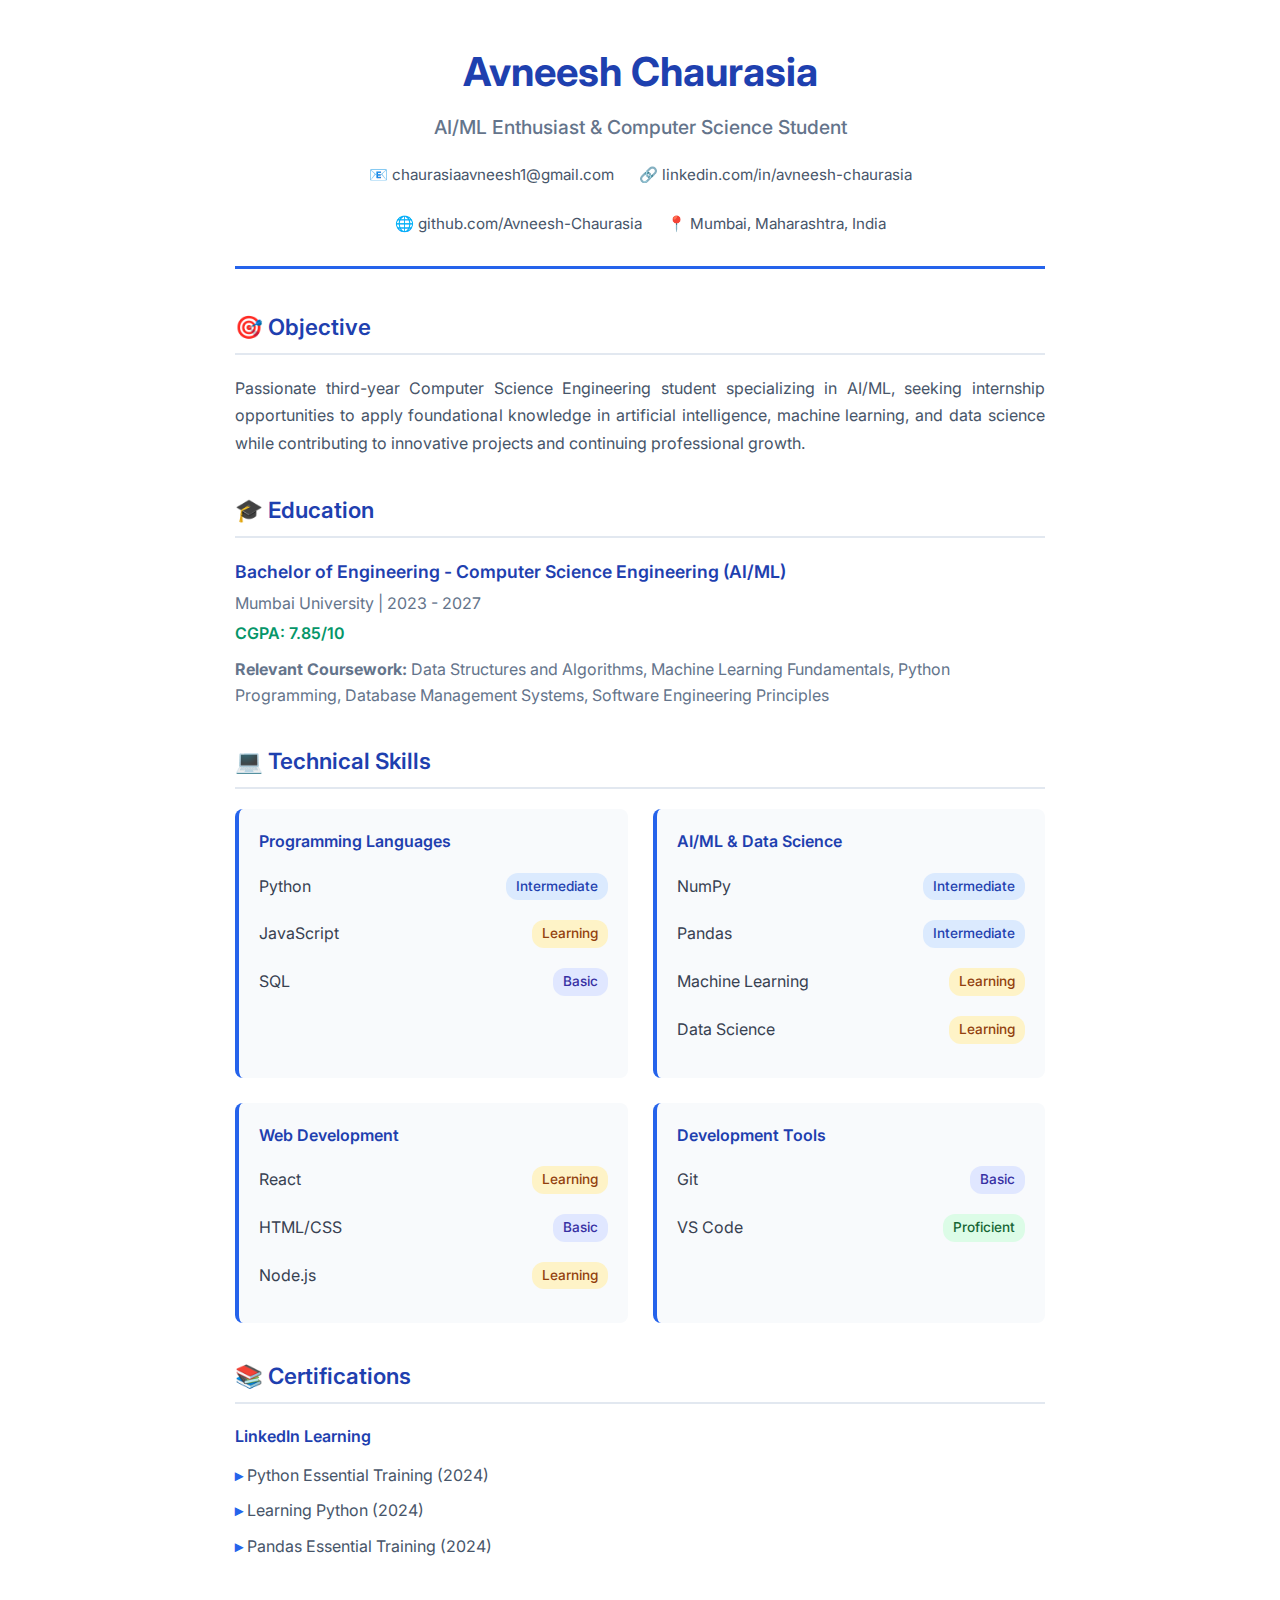
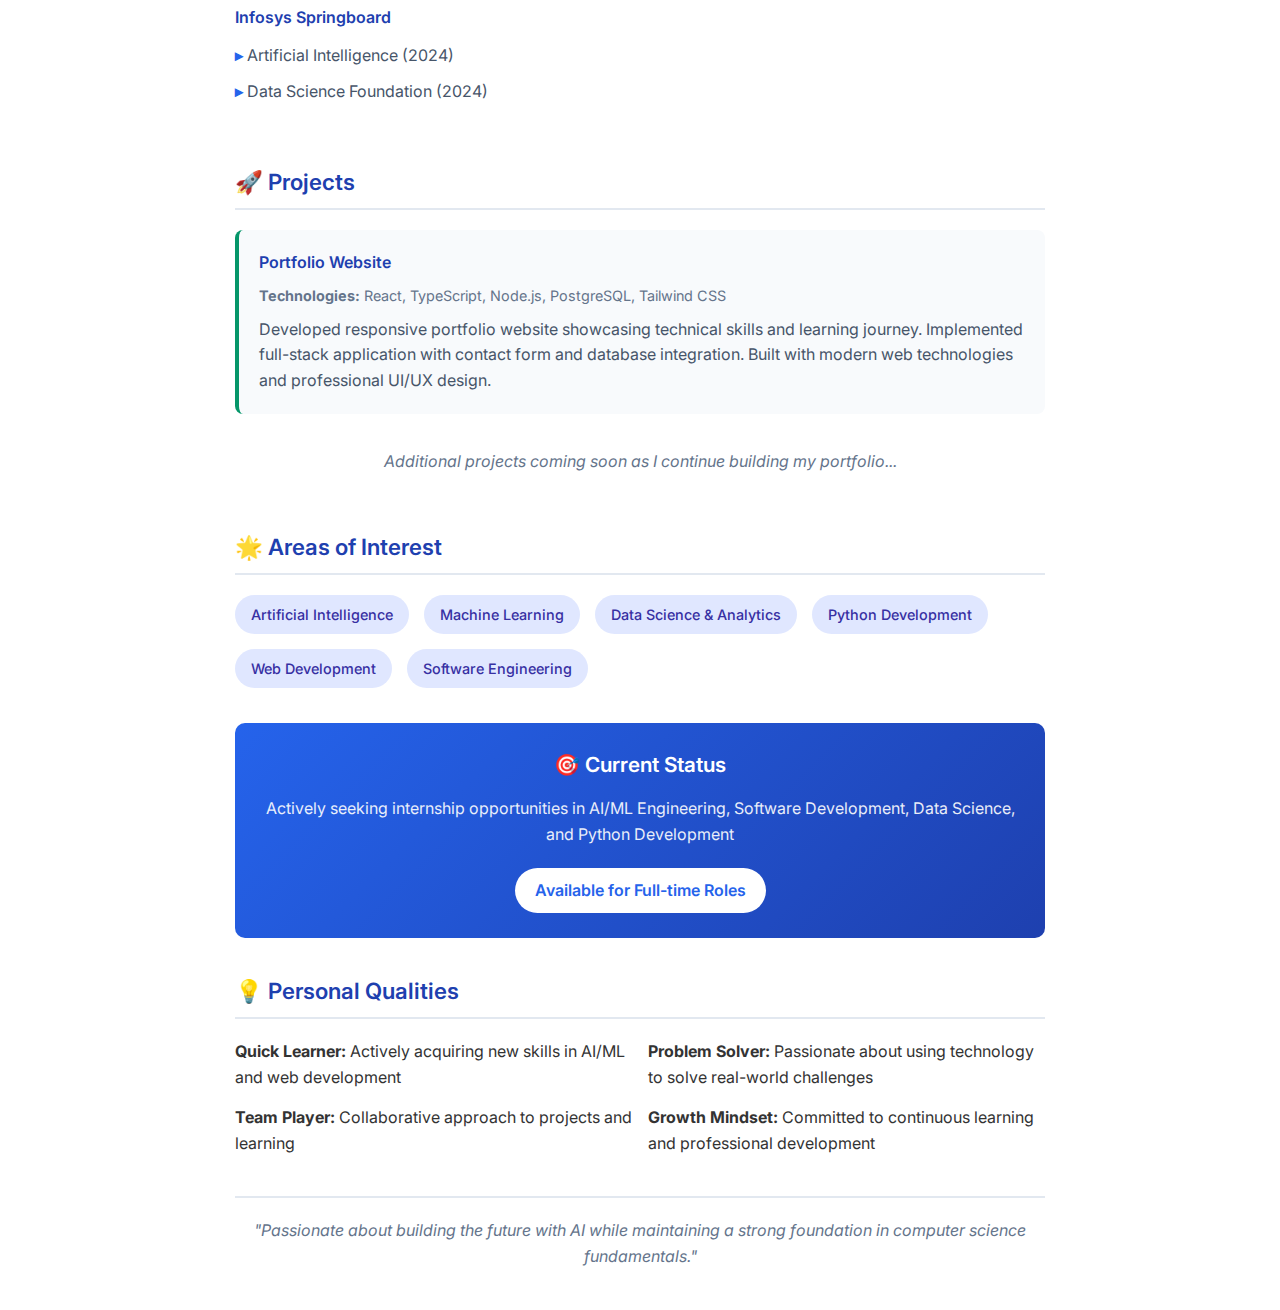
<file: HobbyHub/Avneesh_Chaurasia_Portfolio.html>
<!DOCTYPE html>
<html lang="en">
<head>
    <meta charset="UTF-8">
    <meta name="viewport" content="width=device-width, initial-scale=1.0">
    <title>Avneesh Chaurasia - Portfolio Resume</title>
    <style>
        @import url('https://fonts.googleapis.com/css2?family=Inter:wght@300;400;500;600;700&display=swap');
        
        * {
            margin: 0;
            padding: 0;
            box-sizing: border-box;
        }
        
        body {
            font-family: 'Inter', sans-serif;
            line-height: 1.6;
            color: #333;
            background: white;
            max-width: 850px;
            margin: 0 auto;
            padding: 40px 20px;
        }
        
        .header {
            text-align: center;
            margin-bottom: 40px;
            border-bottom: 3px solid #2563eb;
            padding-bottom: 30px;
        }
        
        .name {
            font-size: 2.5rem;
            font-weight: 700;
            color: #1e40af;
            margin-bottom: 8px;
        }
        
        .title {
            font-size: 1.2rem;
            color: #64748b;
            margin-bottom: 20px;
            font-weight: 500;
        }
        
        .contact-info {
            display: flex;
            justify-content: center;
            gap: 25px;
            flex-wrap: wrap;
            font-size: 0.95rem;
            color: #475569;
        }
        
        .contact-item {
            display: flex;
            align-items: center;
            gap: 5px;
        }
        
        .section {
            margin-bottom: 35px;
        }
        
        .section-title {
            font-size: 1.4rem;
            font-weight: 600;
            color: #1e40af;
            margin-bottom: 20px;
            padding-bottom: 8px;
            border-bottom: 2px solid #e2e8f0;
        }
        
        .objective {
            font-size: 1rem;
            color: #475569;
            line-height: 1.7;
            text-align: justify;
        }
        
        .education-item, .cert-item {
            margin-bottom: 20px;
        }
        
        .education-title {
            font-size: 1.1rem;
            font-weight: 600;
            color: #1e40af;
        }
        
        .education-details {
            color: #64748b;
            margin: 5px 0;
        }
        
        .cgpa {
            font-weight: 600;
            color: #059669;
        }
        
        .skills-grid {
            display: grid;
            grid-template-columns: repeat(auto-fit, minmax(300px, 1fr));
            gap: 25px;
        }
        
        .skill-category {
            background: #f8fafc;
            padding: 20px;
            border-radius: 8px;
            border-left: 4px solid #2563eb;
        }
        
        .skill-category-title {
            font-weight: 600;
            color: #1e40af;
            margin-bottom: 12px;
        }
        
        .skill-item {
            display: flex;
            justify-content: space-between;
            align-items: center;
            margin: 8px 0;
            padding: 6px 0;
        }
        
        .skill-name {
            color: #374151;
        }
        
        .skill-level {
            font-size: 0.85rem;
            padding: 3px 10px;
            border-radius: 12px;
            font-weight: 500;
        }
        
        .intermediate {
            background: #dbeafe;
            color: #1e40af;
        }
        
        .learning {
            background: #fef3c7;
            color: #92400e;
        }
        
        .basic {
            background: #e0e7ff;
            color: #3730a3;
        }
        
        .proficient {
            background: #dcfce7;
            color: #166534;
        }
        
        .cert-grid {
            display: grid;
            grid-template-columns: repeat(auto-fit, minmax(400px, 1fr));
            gap: 20px;
        }
        
        .cert-provider {
            font-weight: 600;
            color: #1e40af;
            margin-bottom: 8px;
        }
        
        .cert-list {
            list-style: none;
        }
        
        .cert-list li {
            padding: 5px 0;
            color: #475569;
        }
        
        .cert-list li:before {
            content: "▸ ";
            color: #2563eb;
            font-weight: bold;
        }
        
        .project-item {
            background: #f8fafc;
            padding: 20px;
            border-radius: 8px;
            margin-bottom: 15px;
            border-left: 4px solid #059669;
        }
        
        .project-title {
            font-weight: 600;
            color: #1e40af;
            margin-bottom: 8px;
        }
        
        .project-tech {
            font-size: 0.9rem;
            color: #64748b;
            margin-bottom: 10px;
        }
        
        .project-description {
            color: #475569;
            line-height: 1.6;
        }
        
        .interests-list {
            display: flex;
            flex-wrap: wrap;
            gap: 15px;
        }
        
        .interest-item {
            background: #e0e7ff;
            color: #3730a3;
            padding: 8px 16px;
            border-radius: 20px;
            font-size: 0.9rem;
            font-weight: 500;
        }
        
        .status-section {
            background: linear-gradient(135deg, #2563eb, #1e40af);
            color: white;
            padding: 25px;
            border-radius: 10px;
            text-align: center;
        }
        
        .status-title {
            font-size: 1.3rem;
            font-weight: 600;
            margin-bottom: 15px;
        }
        
        .status-description {
            margin-bottom: 20px;
            opacity: 0.9;
        }
        
        .availability-badge {
            background: white;
            color: #2563eb;
            padding: 10px 20px;
            border-radius: 25px;
            font-weight: 600;
            display: inline-block;
        }
        
        @media print {
            body {
                padding: 20px;
            }
            .section {
                break-inside: avoid;
            }
            .skills-grid {
                grid-template-columns: 1fr 1fr;
            }
        }
    </style>
</head>
<body>
    <div class="header">
        <h1 class="name">Avneesh Chaurasia</h1>
        <p class="title">AI/ML Enthusiast & Computer Science Student</p>
        <div class="contact-info">
            <div class="contact-item">📧 chaurasiaavneesh1@gmail.com</div>
            <div class="contact-item">🔗 linkedin.com/in/avneesh-chaurasia</div>
            <div class="contact-item">🌐 github.com/Avneesh-Chaurasia</div>
            <div class="contact-item">📍 Mumbai, Maharashtra, India</div>
        </div>
    </div>

    <div class="section">
        <h2 class="section-title">🎯 Objective</h2>
        <p class="objective">
            Passionate third-year Computer Science Engineering student specializing in AI/ML, seeking internship opportunities to apply foundational knowledge in artificial intelligence, machine learning, and data science while contributing to innovative projects and continuing professional growth.
        </p>
    </div>

    <div class="section">
        <h2 class="section-title">🎓 Education</h2>
        <div class="education-item">
            <div class="education-title">Bachelor of Engineering - Computer Science Engineering (AI/ML)</div>
            <div class="education-details">Mumbai University | 2023 - 2027</div>
            <div class="education-details"><span class="cgpa">CGPA: 7.85/10</span></div>
            <div class="education-details" style="margin-top: 10px;">
                <strong>Relevant Coursework:</strong> Data Structures and Algorithms, Machine Learning Fundamentals, Python Programming, Database Management Systems, Software Engineering Principles
            </div>
        </div>
    </div>

    <div class="section">
        <h2 class="section-title">💻 Technical Skills</h2>
        <div class="skills-grid">
            <div class="skill-category">
                <div class="skill-category-title">Programming Languages</div>
                <div class="skill-item">
                    <span class="skill-name">Python</span>
                    <span class="skill-level intermediate">Intermediate</span>
                </div>
                <div class="skill-item">
                    <span class="skill-name">JavaScript</span>
                    <span class="skill-level learning">Learning</span>
                </div>
                <div class="skill-item">
                    <span class="skill-name">SQL</span>
                    <span class="skill-level basic">Basic</span>
                </div>
            </div>
            
            <div class="skill-category">
                <div class="skill-category-title">AI/ML & Data Science</div>
                <div class="skill-item">
                    <span class="skill-name">NumPy</span>
                    <span class="skill-level intermediate">Intermediate</span>
                </div>
                <div class="skill-item">
                    <span class="skill-name">Pandas</span>
                    <span class="skill-level intermediate">Intermediate</span>
                </div>
                <div class="skill-item">
                    <span class="skill-name">Machine Learning</span>
                    <span class="skill-level learning">Learning</span>
                </div>
                <div class="skill-item">
                    <span class="skill-name">Data Science</span>
                    <span class="skill-level learning">Learning</span>
                </div>
            </div>
            
            <div class="skill-category">
                <div class="skill-category-title">Web Development</div>
                <div class="skill-item">
                    <span class="skill-name">React</span>
                    <span class="skill-level learning">Learning</span>
                </div>
                <div class="skill-item">
                    <span class="skill-name">HTML/CSS</span>
                    <span class="skill-level basic">Basic</span>
                </div>
                <div class="skill-item">
                    <span class="skill-name">Node.js</span>
                    <span class="skill-level learning">Learning</span>
                </div>
            </div>
            
            <div class="skill-category">
                <div class="skill-category-title">Development Tools</div>
                <div class="skill-item">
                    <span class="skill-name">Git</span>
                    <span class="skill-level basic">Basic</span>
                </div>
                <div class="skill-item">
                    <span class="skill-name">VS Code</span>
                    <span class="skill-level proficient">Proficient</span>
                </div>
            </div>
        </div>
    </div>

    <div class="section">
        <h2 class="section-title">📚 Certifications</h2>
        <div class="cert-grid">
            <div class="cert-item">
                <div class="cert-provider">LinkedIn Learning</div>
                <ul class="cert-list">
                    <li>Python Essential Training (2024)</li>
                    <li>Learning Python (2024)</li>
                    <li>Pandas Essential Training (2024)</li>
                </ul>
            </div>
            <div class="cert-item">
                <div class="cert-provider">Infosys Springboard</div>
                <ul class="cert-list">
                    <li>Artificial Intelligence (2024)</li>
                    <li>Data Science Foundation (2024)</li>
                </ul>
            </div>
        </div>
    </div>

    <div class="section">
        <h2 class="section-title">🚀 Projects</h2>
        <div class="project-item">
            <div class="project-title">Portfolio Website</div>
            <div class="project-tech"><strong>Technologies:</strong> React, TypeScript, Node.js, PostgreSQL, Tailwind CSS</div>
            <div class="project-description">
                Developed responsive portfolio website showcasing technical skills and learning journey. Implemented full-stack application with contact form and database integration. Built with modern web technologies and professional UI/UX design.
            </div>
        </div>
        <div style="text-align: center; color: #64748b; font-style: italic; padding: 20px;">
            Additional projects coming soon as I continue building my portfolio...
        </div>
    </div>

    <div class="section">
        <h2 class="section-title">🌟 Areas of Interest</h2>
        <div class="interests-list">
            <div class="interest-item">Artificial Intelligence</div>
            <div class="interest-item">Machine Learning</div>
            <div class="interest-item">Data Science & Analytics</div>
            <div class="interest-item">Python Development</div>
            <div class="interest-item">Web Development</div>
            <div class="interest-item">Software Engineering</div>
        </div>
    </div>

    <div class="section">
        <div class="status-section">
            <div class="status-title">🎯 Current Status</div>
            <div class="status-description">
                Actively seeking internship opportunities in AI/ML Engineering, Software Development, Data Science, and Python Development
            </div>
            <div class="availability-badge">Available for Full-time Roles</div>
        </div>
    </div>

    <div class="section">
        <h2 class="section-title">💡 Personal Qualities</h2>
        <div style="display: grid; grid-template-columns: repeat(auto-fit, minmax(300px, 1fr)); gap: 15px;">
            <div>
                <strong>Quick Learner:</strong> Actively acquiring new skills in AI/ML and web development
            </div>
            <div>
                <strong>Problem Solver:</strong> Passionate about using technology to solve real-world challenges
            </div>
            <div>
                <strong>Team Player:</strong> Collaborative approach to projects and learning
            </div>
            <div>
                <strong>Growth Mindset:</strong> Committed to continuous learning and professional development
            </div>
        </div>
    </div>

    <div style="text-align: center; margin-top: 40px; padding-top: 20px; border-top: 2px solid #e2e8f0; color: #64748b; font-style: italic;">
        "Passionate about building the future with AI while maintaining a strong foundation in computer science fundamentals."
    </div>
</body>
</html>
</file>
